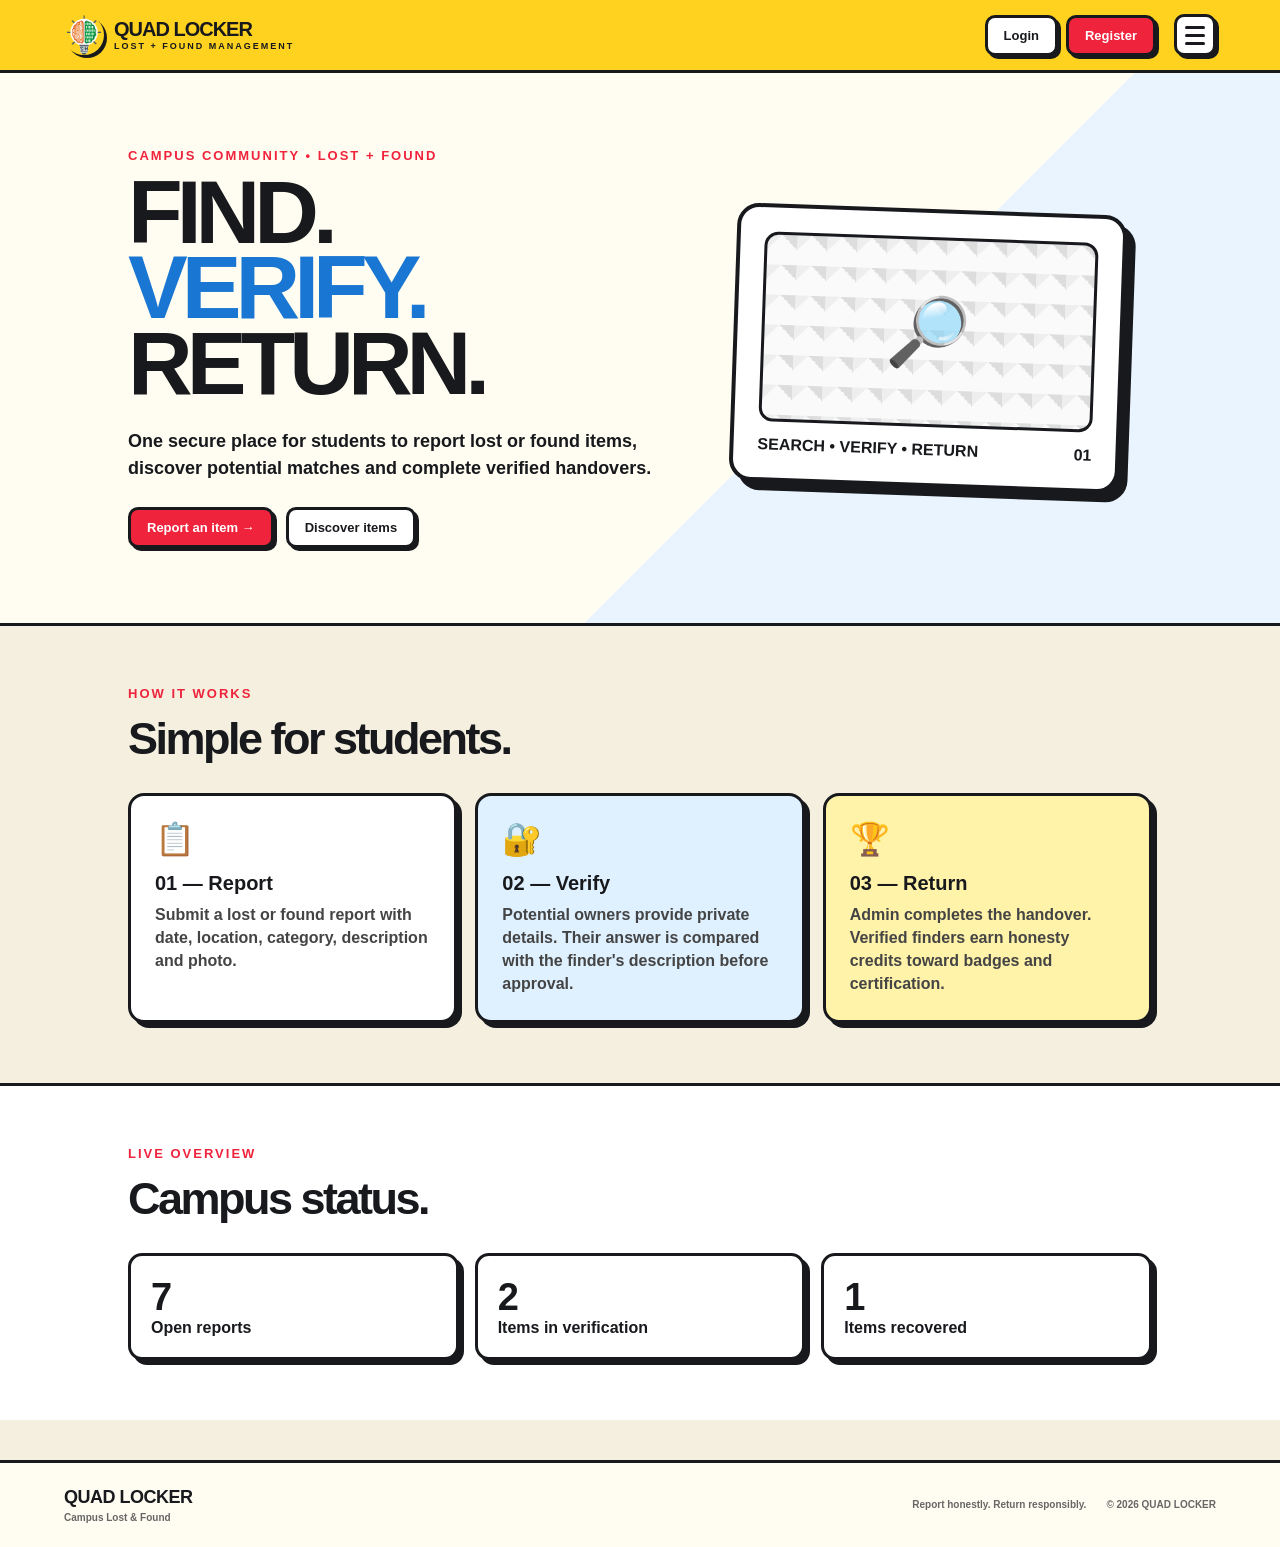
<file: index.html>
<!DOCTYPE html>
<html lang="en">
<head>
<!-- QUAD LOCKER prototype is frontend-only. No backend/API/database is required. -->
<meta charset="UTF-8">
<meta name="viewport" content="width=device-width, initial-scale=1.0">
<title>Quad Locker — Lost &amp; Found</title>
<link rel="icon" type="image/svg+xml" href="img/favicon-sih.png">
<link rel="stylesheet" href="css/style.css">
</head>
<body data-page="home">
<div class="app">

<header class="topbar">
  <div class="topbar-inner">
    <a href="index.html" class="brand">
      <img class="brand-mark" src="img/favicon-sih.png" alt="Quad Locker logo">
      <span class="brand-name">QUAD LOCKER<small>LOST + FOUND MANAGEMENT</small></span>
    </a>
    <nav class="main-nav" id="mainNav" aria-label="Primary">
      <a href="index.html" class="nav-link" data-page="home">Home</a>
      <a href="discover.html" class="nav-link" data-page="discover">Discover</a>
      <a href="report.html" class="nav-link" data-page="report">Report</a>
      <a href="profile.html" class="nav-link" data-page="profile">Profile</a>
      <a href="admin.html" class="nav-link" data-page="admin" hidden>Admin</a>
    </nav>
    <div class="nav-actions">
      <div class="notif-wrap" id="notifWrap" hidden>
        <button class="notif-bell" id="notifBell" type="button" aria-haspopup="true" aria-expanded="false" aria-label="Notifications">
          🔔<span class="notif-badge" id="notifBadge" hidden>0</span>
        </button>
        <div class="notif-panel" id="notifPanel">
          <div class="notif-panel-head"><span>NOTIFICATIONS</span><button type="button" id="notifMarkAllBtn">Mark all read</button></div>
          <div class="notif-list" id="notifList"></div>
        </div>
      </div>
      <div class="user-chip" id="userChip" hidden>
        <span class="user-chip-avatar" id="userChipAvatar"></span>
        <span class="user-chip-name" id="userChipName"></span>
        <button class="user-chip-logout" id="logoutBtn" type="button">Logout</button>
      </div>
      <a href="login.html" class="btn btn-ghost" id="loginLink">Login</a>
      <a href="register.html" class="btn btn-primary" id="registerLink">Register</a>
    </div>
    <button class="menu-toggle" id="menuToggle" type="button" aria-expanded="false" aria-controls="mainNav" aria-label="Open menu">
      <span></span><span></span><span></span>
    </button>
  </div>
</header>

<main id="home" class="page active">
  <section class="hero">
    <div>
      <div class="eyebrow">CAMPUS COMMUNITY • LOST + FOUND</div>
      <h1>FIND.<br><span class="blue">VERIFY.</span><br>RETURN.</h1>
      <p class="hero-copy">One secure place for students to report lost or found items, discover potential matches and complete verified handovers.</p>
      <div class="hero-actions">
        <a class="btn btn-primary" href="report.html">Report an item →</a>
        <a class="btn btn-ghost" href="discover.html">Discover items</a>
      </div>
    </div>
    <div class="hero-art">
      <div class="art-card">
        <div class="art-photo">🔎</div>
        <div class="art-label"><strong>SEARCH • VERIFY • RETURN</strong><span>01</span></div>
      </div>
    </div>
  </section>

  <section class="section">
    <div class="section-head">
      <div><div class="eyebrow">HOW IT WORKS</div><h2>Simple for students.</h2></div>
    </div>
    <div class="feature-grid">
      <article class="feature"><div class="feature-icon">📋</div><h3>01 — Report</h3><p>Submit a lost or found report with date, location, category, description and photo.</p></article>
      <article class="feature"><div class="feature-icon">🔐</div><h3>02 — Verify</h3><p>Potential owners provide private details. Their answer is compared with the finder's description before approval.</p></article>
      <article class="feature"><div class="feature-icon">🏆</div><h3>03 — Return</h3><p>Admin completes the handover. Verified finders earn honesty credits toward badges and certification.</p></article>
    </div>
  </section>

  <section class="section" style="background:#fff;border-top:var(--line)">
    <div class="section-head"><div><div class="eyebrow">LIVE OVERVIEW</div><h2>Campus status.</h2></div></div>
    <div class="stats" id="homeStats">
      <div class="stat-card"><strong id="statOpen">—</strong><span>Open reports</span></div>
      <div class="stat-card"><strong id="statVerification">—</strong><span>Items in verification</span></div>
      <div class="stat-card"><strong id="statReturned">—</strong><span>Items recovered</span></div>
    </div>
  </section>
</main>

</div>

<footer class="site-footer">
  <div class="footer-brand">
    <strong>QUAD LOCKER</strong>
    <span>Campus Lost &amp; Found</span>
  </div>
  <div class="footer-meta">
    <span>Report honestly. Return responsibly.</span>
    <span>© 2026 QUAD LOCKER</span>
  </div>
</footer>
<div class="toast" id="toast"></div>

<!-- MOBILE DOCK -->
<div class="dock-wrap">
  <nav class="dock">
    <a data-page="home" href="index.html"><span class="icon">⌂</span>HOME</a>
    <a data-page="discover" href="discover.html"><span class="icon">⌕</span>DISCOVER</a>
    <a data-page="report" href="report.html"><span class="icon">＋</span>REPORT</a>
    <a data-page="profile" href="profile.html"><span class="icon">◉</span>PROFILE</a>
    <a data-page="admin" href="admin.html" hidden><span class="icon">▣</span>ADMIN</a>
  </nav>
</div>

<script src="js/seed-data.js"></script>
<script src="js/status.js"></script>
<script src="js/common.js"></script>
<script src="js/home.js"></script>
</body>
</html>
</file>
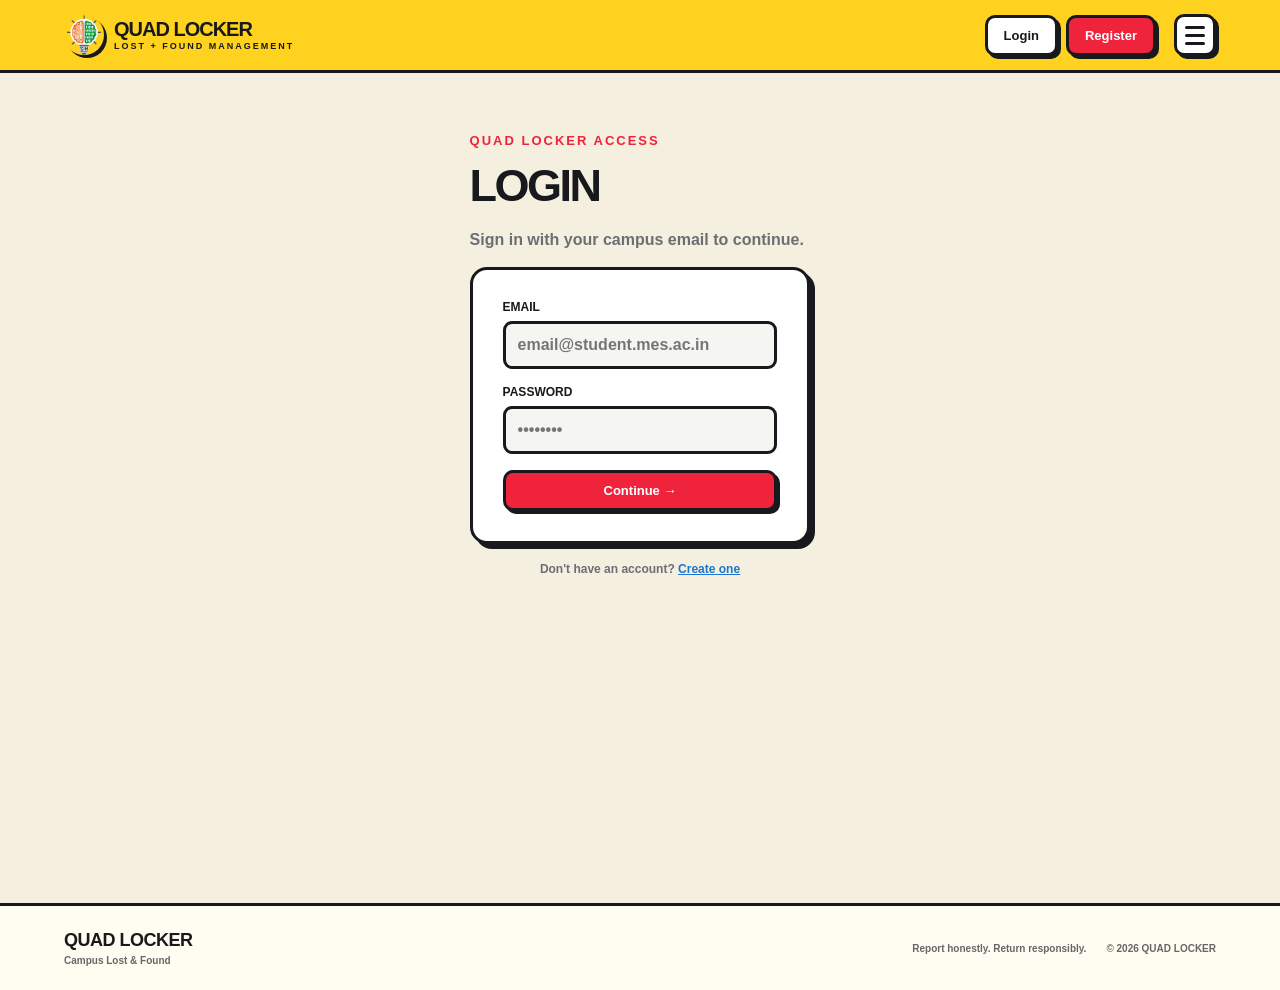
<file: admin.html>
<!DOCTYPE html>
<html lang="en">
<head>
<meta charset="UTF-8">
<meta name="viewport" content="width=device-width, initial-scale=1.0">
<title>Admin console — Quad Locker</title>
<link rel="icon" type="image/svg+xml" href="img/favicon-sih.png">
<link rel="stylesheet" href="css/style.css">
</head>
<body data-page="admin">
<div class="app">

<header class="topbar">
  <div class="topbar-inner">
    <a href="index.html" class="brand">
      <img class="brand-mark" src="img/favicon-sih.png" alt="Quad Locker logo">
      <span class="brand-name">QUAD LOCKER<small>LOST + FOUND MANAGEMENT</small></span>
    </a>
    <nav class="main-nav" id="mainNav" aria-label="Primary">
      <a href="index.html" class="nav-link" data-page="home">Home</a>
      <a href="discover.html" class="nav-link" data-page="discover">Discover</a>
      <a href="report.html" class="nav-link" data-page="report">Report</a>
      <a href="profile.html" class="nav-link" data-page="profile">Profile</a>
      <a href="admin.html" class="nav-link" data-page="admin" hidden>Admin</a>
    </nav>
    <div class="nav-actions">
      <div class="notif-wrap" id="notifWrap" hidden>
        <button class="notif-bell" id="notifBell" type="button" aria-haspopup="true" aria-expanded="false" aria-label="Notifications">
          🔔<span class="notif-badge" id="notifBadge" hidden>0</span>
        </button>
        <div class="notif-panel" id="notifPanel">
          <div class="notif-panel-head"><span>NOTIFICATIONS</span><button type="button" id="notifMarkAllBtn">Mark all read</button></div>
          <div class="notif-list" id="notifList"></div>
        </div>
      </div>
      <div class="user-chip" id="userChip" hidden>
        <span class="user-chip-avatar" id="userChipAvatar"></span>
        <span class="user-chip-name" id="userChipName"></span>
        <button class="user-chip-logout" id="logoutBtn" type="button">Logout</button>
      </div>
      <a href="login.html" class="btn btn-ghost" id="loginLink">Login</a>
      <a href="register.html" class="btn btn-primary" id="registerLink">Register</a>
    </div>
    <button class="menu-toggle" id="menuToggle" type="button" aria-expanded="false" aria-controls="mainNav" aria-label="Open menu">
      <span></span><span></span><span></span>
    </button>
  </div>
</header>

<main id="admin" class="page active">
  <div class="admin-banner"><strong>ADMIN CONSOLE</strong><span id="adminEmailLabel">Not signed in</span></div>
  <div class="admin-page">
    <div class="eyebrow">PRIVATE ADMIN VIEW</div>
    <h2>CONTROL ROOM.</h2>
    <p class="sub">Clear images, reports, physical collection, verification, claims and handover status are managed here.</p>

    <div class="admin-stats">
      <div class="stat-card"><strong id="statAllReports">0</strong><small>Total reports</small></div>
      <div class="stat-card"><strong id="statClaims">0</strong><small>Active claims</small></div>
      <div class="stat-card"><strong id="statVerify">0</strong><small>In verification</small></div>
      <div class="stat-card"><strong id="statReturnedAdmin">0</strong><small>Recovered</small></div>
    </div>
    <div class="admin-toolbar" style="margin-bottom:0">
      <button class="status-tab" id="jumpClaimsBtn" type="button" style="background:#fff3ad">🔔 Jump to pending claims</button>
    </div>

    <div class="admin-toolbar">
      <div class="status-tabs" id="typeTabs">
        <button class="status-tab active" data-type="all" type="button">All requests</button>
        <button class="status-tab" data-type="found" type="button">Found</button>
        <button class="status-tab" data-type="lost" type="button">Lost</button>
      </div>
    </div>

    <div class="admin-toolbar">
      <div class="status-tabs" id="statusTabs">
        <button class="status-tab active" data-status="all" type="button">All statuses</button>
        <button class="status-tab" data-status="REPORTED" type="button">Reported</button>
        <button class="status-tab" data-status="IN_SECURE_STORAGE" type="button">In storage</button>
        <button class="status-tab" data-status="MATCH_PENDING" type="button">Match pending</button>
        <button class="status-tab" data-status="VERIFICATION_PENDING" type="button">Verification pending</button>
        <button class="status-tab" data-status="VERIFICATION_APPROVED" type="button">Verification approved</button>
        <button class="status-tab" data-status="READY_FOR_PICKUP" type="button">Ready for pickup</button>
        <button class="status-tab" data-status="RECOVERED" type="button">Recovered</button>
        <button class="status-tab" data-status="UNCLAIMED" type="button">Unclaimed</button>
      </div>
      <div class="admin-search">
        <input id="adminSearch" placeholder="Search item, reporter, claimant or location..." maxlength="80">
      </div>
    </div>

    <div class="admin-table">
      <table>
        <thead><tr><th>PHOTO</th><th>TYPE</th><th>ITEM</th><th>REPORTER</th><th>LOCATION</th><th>STATUS</th><th>ACTION</th></tr></thead>
        <tbody id="adminRows"></tbody>
      </table>
    </div>
  </div>
</main>

</div>

<!-- REPORT DETAIL -->
<div class="modal" id="detailModal">
  <div class="detail-dialog">
    <button class="close" type="button" onclick="closeDetail()">×</button>
    <div class="eyebrow">REPORT DETAIL</div>
    <h2 id="detailName" style="font-size:32px;margin:0 0 6px">Item</h2>
    <span class="type-pill" id="detailType">Found</span>
    <span class="status" id="detailStatus">Reported</span>
    <div id="detailItemStepper"></div>
    <img class="detail-photo" id="detailPhoto" src="" alt="">
    <p id="detailDesc" style="font-weight:600;color:#444;line-height:1.5"></p>
    <div class="detail-grid">
      <div><b>CATEGORY</b><span id="detailCat"></span></div>
      <div><b>LOCATION</b><span id="detailLocation"></span></div>
      <div><b>DATE</b><span id="detailDate"></span></div>
      <div><b>REPORTED BY</b><span id="detailOwner"></span></div>
    </div>

    <div class="submit-row" style="justify-content:flex-start;flex-wrap:wrap" id="detailItemActions"></div>

    <div id="detailClaimsSection" class="claims-section" style="display:none">
      <div class="claims-section-head">CLAIMS ON THIS ITEM — COMPARE &amp; CHOOSE THE BEST OWNER</div>
      <div id="detailClaimsList"></div>
    </div>
  </div>
</div>

<footer class="site-footer">
  <div class="footer-brand">
    <strong>QUAD LOCKER</strong>
    <span>Campus Lost &amp; Found</span>
  </div>
  <div class="footer-meta">
    <span>Report honestly. Return responsibly.</span>
    <span>© 2026 QUAD LOCKER</span>
  </div>
</footer>
<div class="toast" id="toast"></div>

<!-- MOBILE DOCK -->
<div class="dock-wrap">
  <nav class="dock">
    <a data-page="home" href="index.html"><span class="icon">⌂</span>HOME</a>
    <a data-page="discover" href="discover.html"><span class="icon">⌕</span>DISCOVER</a>
    <a data-page="report" href="report.html"><span class="icon">＋</span>REPORT</a>
    <a data-page="profile" href="profile.html"><span class="icon">◉</span>PROFILE</a>
    <a data-page="admin" href="admin.html"><span class="icon">▣</span>ADMIN</a>
  </nav>
</div>

<script src="js/seed-data.js"></script>
<script src="js/status.js"></script>
<script src="js/common.js"></script>
<script src="js/admin.js"></script>
</body>
</html>
</file>
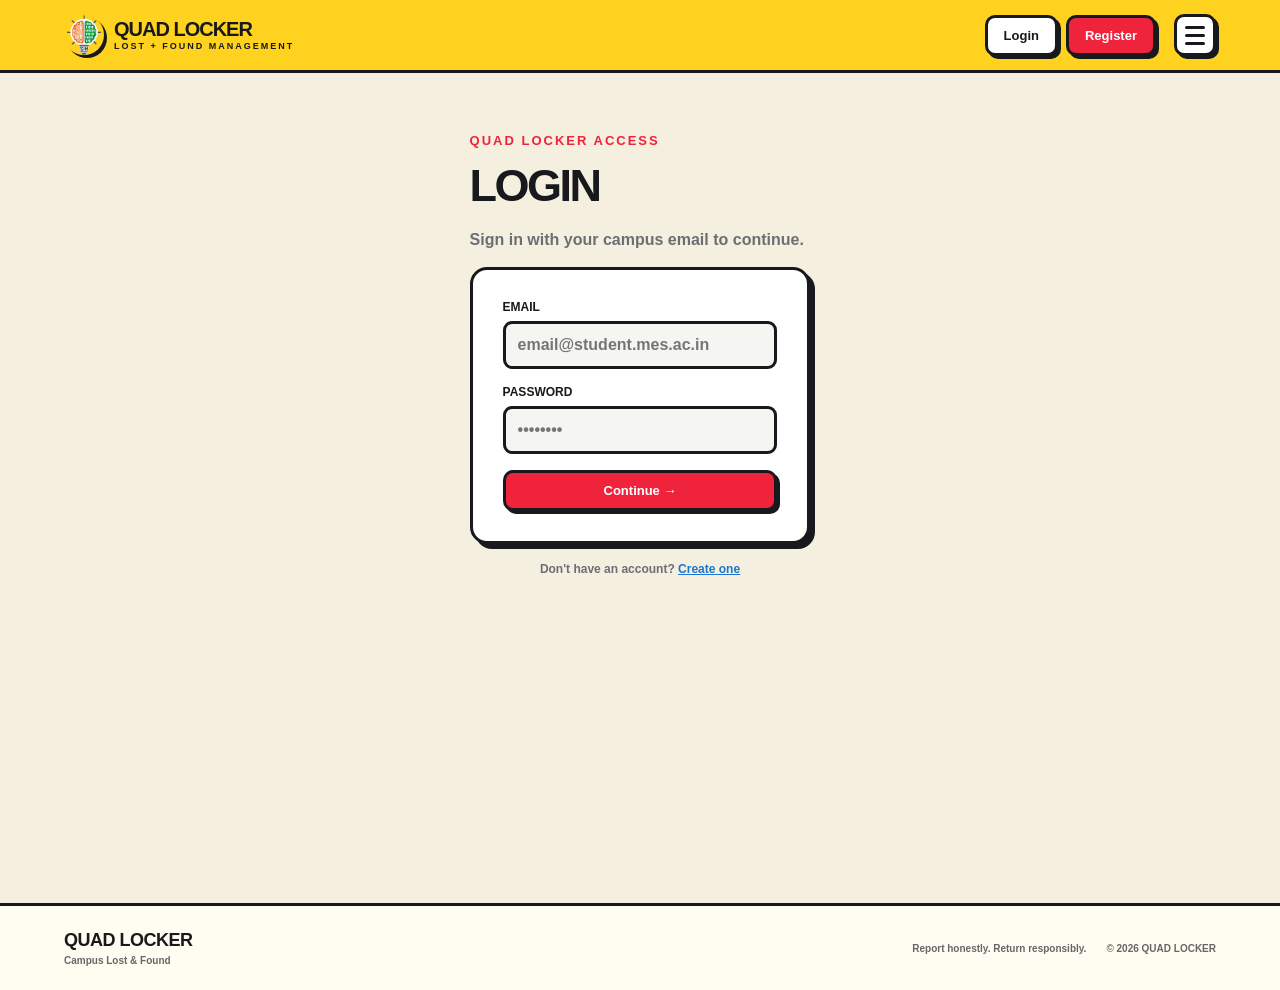
<file: login.html>
<!DOCTYPE html>
<html lang="en">
<head>
<meta charset="UTF-8">
<meta name="viewport" content="width=device-width, initial-scale=1.0">
<title>Login — Quad Locker</title>
<link rel="icon" type="image/svg+xml" href="img/favicon-sih.png">
<link rel="stylesheet" href="css/style.css">
</head>
<body data-page="login">
<div class="app">

<header class="topbar">
  <div class="topbar-inner">
    <a href="index.html" class="brand">
      <img class="brand-mark" src="img/favicon-sih.png" alt="Quad Locker logo">
      <span class="brand-name">QUAD LOCKER<small>LOST + FOUND MANAGEMENT</small></span>
    </a>
    <nav class="main-nav" id="mainNav" aria-label="Primary">
      <a href="index.html" class="nav-link" data-page="home">Home</a>
      <a href="discover.html" class="nav-link" data-page="discover">Discover</a>
      <a href="report.html" class="nav-link" data-page="report">Report</a>
      <a href="profile.html" class="nav-link" data-page="profile">Profile</a>
      <a href="admin.html" class="nav-link" data-page="admin" hidden>Admin</a>
    </nav>
    <div class="nav-actions">
      <div class="notif-wrap" id="notifWrap" hidden>
        <button class="notif-bell" id="notifBell" type="button" aria-haspopup="true" aria-expanded="false" aria-label="Notifications">
          🔔<span class="notif-badge" id="notifBadge" hidden>0</span>
        </button>
        <div class="notif-panel" id="notifPanel">
          <div class="notif-panel-head"><span>NOTIFICATIONS</span><button type="button" id="notifMarkAllBtn">Mark all read</button></div>
          <div class="notif-list" id="notifList"></div>
        </div>
      </div>
      <div class="user-chip" id="userChip" hidden>
        <span class="user-chip-avatar" id="userChipAvatar"></span>
        <span class="user-chip-name" id="userChipName"></span>
        <button class="user-chip-logout" id="logoutBtn" type="button">Logout</button>
      </div>
      <a href="login.html" class="btn btn-ghost" id="loginLink">Login</a>
      <a href="register.html" class="btn btn-primary" id="registerLink">Register</a>
    </div>
    <button class="menu-toggle" id="menuToggle" type="button" aria-expanded="false" aria-controls="mainNav" aria-label="Open menu">
      <span></span><span></span><span></span>
    </button>
  </div>
</header>

<main id="login" class="page active">
  <div class="form-page-wrap">
    <div class="eyebrow">QUAD LOCKER ACCESS</div>
    <h2>LOGIN</h2>
    <p class="sub">Sign in with your campus email to continue.</p>

    <div class="auth-feedback" id="authFeedback"></div>

    <form class="form-card" id="loginForm">
      <div class="form-group" style="margin-bottom:16px">
        <label>EMAIL</label>
        <input id="loginEmail" type="email" required maxlength="80" placeholder="email@student.mes.ac.in">
      </div>
      <div class="form-group" style="margin-bottom:16px">
        <label>PASSWORD</label>
        <input id="loginPassword" type="password" required maxlength="60" placeholder="••••••••">
      </div>
      <button class="btn btn-primary btn-block" type="submit">Continue →</button>
    </form>

    <p class="form-foot-note">Don't have an account? <a href="register.html">Create one</a></p>
  </div>
</main>

</div>

<footer class="site-footer">
  <div class="footer-brand">
    <strong>QUAD LOCKER</strong>
    <span>Campus Lost &amp; Found</span>
  </div>
  <div class="footer-meta">
    <span>Report honestly. Return responsibly.</span>
    <span>© 2026 QUAD LOCKER</span>
  </div>
</footer>
<div class="toast" id="toast"></div>

<!-- MOBILE DOCK -->
<div class="dock-wrap">
  <nav class="dock">
    <a data-page="home" href="index.html"><span class="icon">⌂</span>HOME</a>
    <a data-page="discover" href="discover.html"><span class="icon">⌕</span>DISCOVER</a>
    <a data-page="report" href="report.html"><span class="icon">＋</span>REPORT</a>
    <a data-page="profile" href="profile.html"><span class="icon">◉</span>PROFILE</a>
    <a data-page="admin" href="admin.html" hidden><span class="icon">▣</span>ADMIN</a>
  </nav>
</div>

<script src="js/seed-data.js"></script>
<script src="js/status.js"></script>
<script src="js/common.js"></script>
<script src="js/login.js"></script>
</body>
</html>
</file>
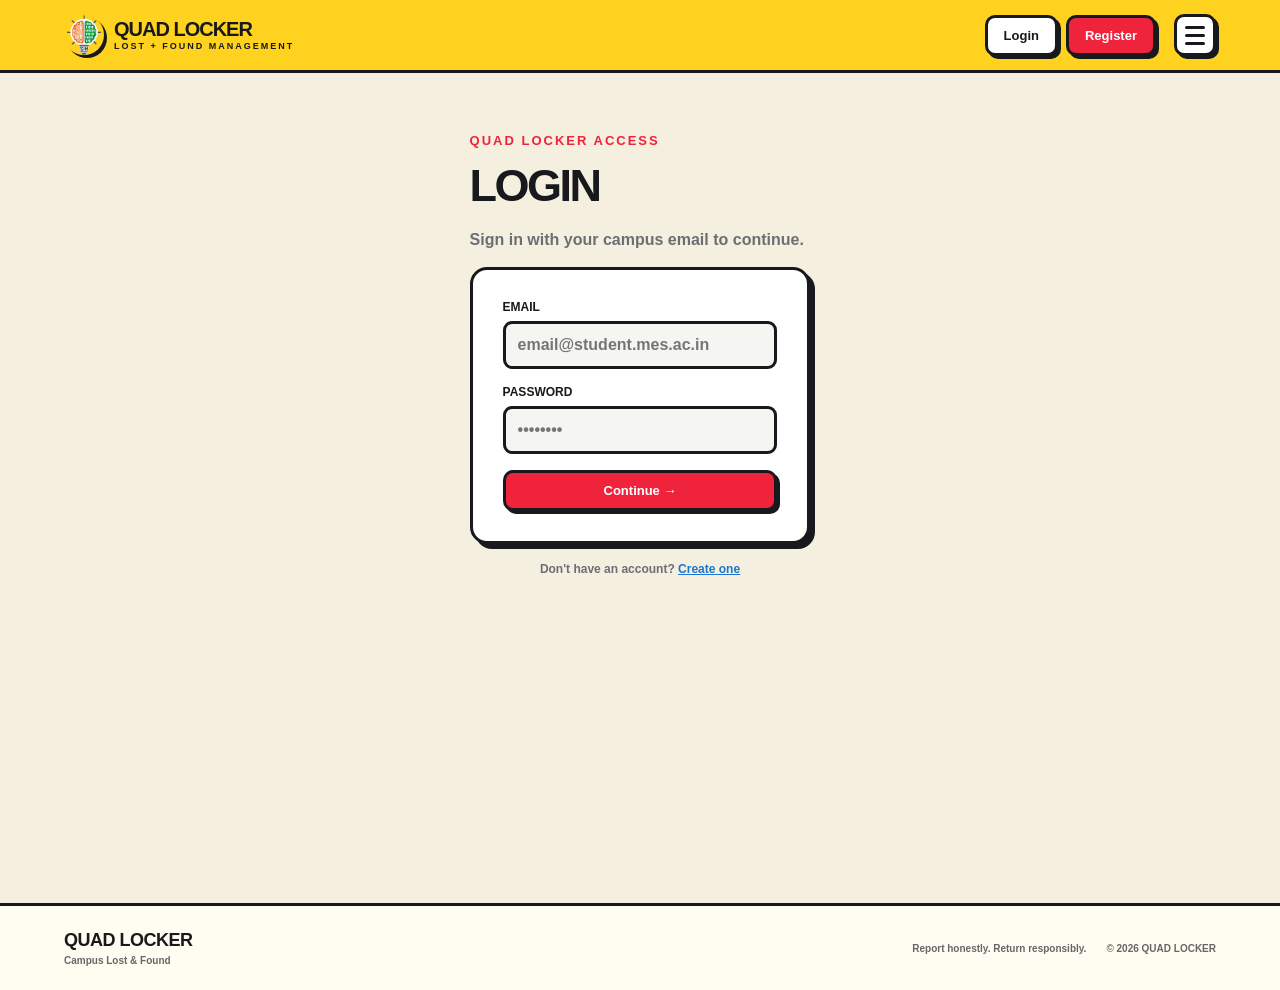
<file: profile.html>
<!DOCTYPE html>
<html lang="en">
<head>
<meta charset="UTF-8">
<meta name="viewport" content="width=device-width, initial-scale=1.0">
<title>My Profile — Quad Locker</title>
<link rel="icon" type="image/svg+xml" href="img/favicon-sih.png">
<link rel="stylesheet" href="css/style.css">
</head>
<body data-page="profile">
<div class="app">

<header class="topbar">
  <div class="topbar-inner">
    <a href="index.html" class="brand">
      <img class="brand-mark" src="img/favicon-sih.png" alt="Quad Locker logo">
      <span class="brand-name">QUAD LOCKER<small>LOST + FOUND MANAGEMENT</small></span>
    </a>
    <nav class="main-nav" id="mainNav" aria-label="Primary">
      <a href="index.html" class="nav-link" data-page="home">Home</a>
      <a href="discover.html" class="nav-link" data-page="discover">Discover</a>
      <a href="report.html" class="nav-link" data-page="report">Report</a>
      <a href="profile.html" class="nav-link" data-page="profile">Profile</a>
      <a href="admin.html" class="nav-link" data-page="admin" hidden>Admin</a>
    </nav>
    <div class="nav-actions">
      <div class="notif-wrap" id="notifWrap" hidden>
        <button class="notif-bell" id="notifBell" type="button" aria-haspopup="true" aria-expanded="false" aria-label="Notifications">
          🔔<span class="notif-badge" id="notifBadge" hidden>0</span>
        </button>
        <div class="notif-panel" id="notifPanel">
          <div class="notif-panel-head"><span>NOTIFICATIONS</span><button type="button" id="notifMarkAllBtn">Mark all read</button></div>
          <div class="notif-list" id="notifList"></div>
        </div>
      </div>
      <div class="user-chip" id="userChip" hidden>
        <span class="user-chip-avatar" id="userChipAvatar"></span>
        <span class="user-chip-name" id="userChipName"></span>
        <button class="user-chip-logout" id="logoutBtn" type="button">Logout</button>
      </div>
      <a href="login.html" class="btn btn-ghost" id="loginLink">Login</a>
      <a href="register.html" class="btn btn-primary" id="registerLink">Register</a>
    </div>
    <button class="menu-toggle" id="menuToggle" type="button" aria-expanded="false" aria-controls="mainNav" aria-label="Open menu">
      <span></span><span></span><span></span>
    </button>
  </div>
</header>

<main id="profile" class="page active">
  <div class="profile-head">
    <div class="eyebrow">YOUR PROFILE</div>
    <h1>HONESTY, TRACKED.</h1>
    <p class="sub">Earn credits when your found-item contribution is physically submitted and verified by the admin.</p>
  </div>
  <div class="profile-layout">
    <div class="profile-box">
      <div class="avatar" id="profileAvatar">SU</div>
      <h2 id="profileUserName" style="font-size:30px;margin:15px 0 5px">Student User</h2>
      <p class="sub" id="profileUserEmail">Student • Campus account</p>

      <div class="edit-profile-head">
        <span>ACCOUNT DETAILS</span>
        <button class="icon-btn" id="editToggleBtn" type="button" aria-label="Edit profile" data-editing="false">✎</button>
      </div>
      <form class="edit-profile-form" id="editProfileForm">
        <div>
          <label>FULL NAME</label>
          <input id="editName" required maxlength="60" placeholder="Your full name" disabled>
        </div>
        <div>
          <label>EMAIL</label>
          <input id="editEmail" type="email" required maxlength="80" placeholder="you@college.edu" disabled>
        </div>
        <button class="btn btn-primary btn-block" type="submit" id="saveProfileBtn" hidden>Save changes</button>
      </form>

      <div class="profile-account-actions">
        <button class="logout-btn" id="logoutBtn2" type="button">Logout →</button>
      </div>
    </div>

    <div>
      <div class="credit-box">
        <div class="eyebrow">HONESTY CREDITS</div>
        <div class="big-credit" id="creditNumber">0</div>
        <p class="sub" id="creditNextLabel">Next badge at 50 credits</p>
        <div class="meter"><span id="creditMeter"></span></div>
        <div class="badge-grid">
          <div class="badge locked" id="badgeSamaritan"><div class="badge-icon">⭐</div><div>Good Samaritan</div><small>50+</small></div>
          <div class="badge locked" id="badgeHero"><div class="badge-icon">🏅</div><div>Campus Hero</div><small>100+</small></div>
          <div class="badge locked" id="badgeCert"><div class="badge-icon">📜</div><div>Honesty Certificate</div><small>200+</small></div>
        </div>
        <div class="dash-grid">
          <div class="dash-mini"><strong id="statTotalReports">0</strong><small>Total reports</small></div>
          <div class="dash-mini"><strong id="statFoundReports">0</strong><small>Items found</small></div>
          <div class="dash-mini"><strong id="statReturnedReports">0</strong><small>Recovered</small></div>
        </div>
      </div>
    </div>
  </div>

  <div class="my-reports-section">
    <div class="section-heading-row">
      <h2>MY REPORTS</h2>
      <span id="myReportsCount">0 reports</span>
    </div>
    <div class="filter-tabs" id="myReportsFilters">
      <button class="filter-tab active" data-filter="all" type="button">All</button>
      <button class="filter-tab" data-filter="lost" type="button">Lost</button>
      <button class="filter-tab" data-filter="found" type="button">Found</button>
    </div>
    <div class="my-reports-list" id="myReportsList"></div>
  </div>
</main>

</div>

<footer class="site-footer">
  <div class="footer-brand">
    <strong>QUAD LOCKER</strong>
    <span>Campus Lost &amp; Found</span>
  </div>
  <div class="footer-meta">
    <span>Report honestly. Return responsibly.</span>
    <span>© 2026 QUAD LOCKER</span>
  </div>
</footer>
<div class="toast" id="toast"></div>

<!-- MOBILE DOCK -->
<div class="dock-wrap">
  <nav class="dock">
    <a data-page="home" href="index.html"><span class="icon">⌂</span>HOME</a>
    <a data-page="discover" href="discover.html"><span class="icon">⌕</span>DISCOVER</a>
    <a data-page="report" href="report.html"><span class="icon">＋</span>REPORT</a>
    <a data-page="profile" href="profile.html"><span class="icon">◉</span>PROFILE</a>
    <a data-page="admin" href="admin.html" hidden><span class="icon">▣</span>ADMIN</a>
  </nav>
</div>

<script src="js/seed-data.js"></script>
<script src="js/status.js"></script>
<script src="js/common.js"></script>
<script src="js/profile.js"></script>
</body>
</html>
</file>
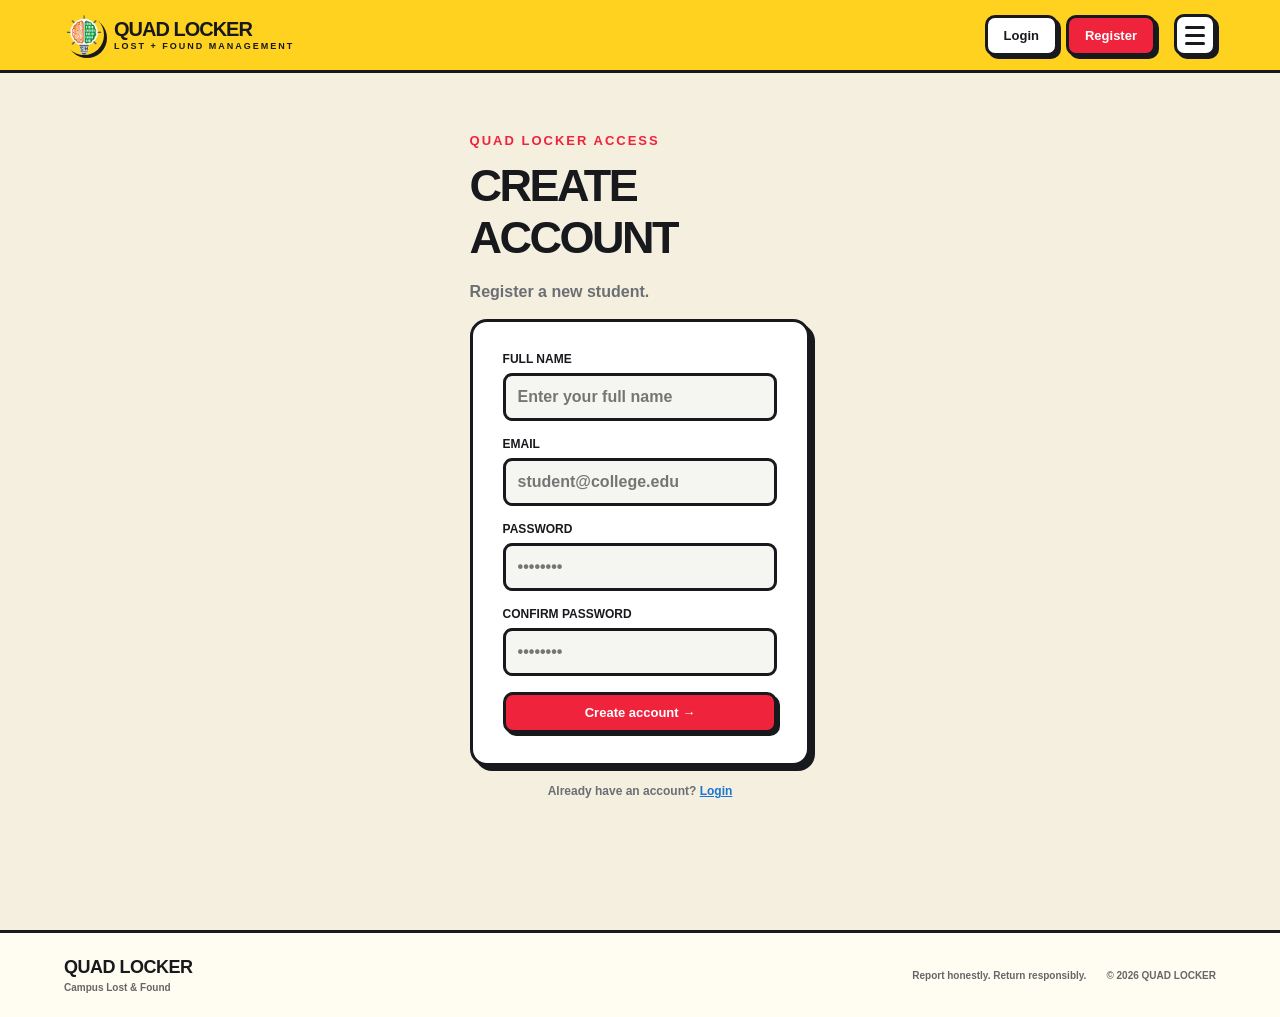
<file: register.html>
<!DOCTYPE html>
<html lang="en">
<head>
<meta charset="UTF-8">
<meta name="viewport" content="width=device-width, initial-scale=1.0">
<title>Register — Quad Locker</title>
<link rel="icon" type="image/svg+xml" href="img/favicon-sih.png">
<link rel="stylesheet" href="css/style.css">
</head>
<body data-page="register">
<div class="app">

<header class="topbar">
  <div class="topbar-inner">
    <a href="index.html" class="brand">
      <img class="brand-mark" src="img/favicon-sih.png" alt="Quad Locker logo">
      <span class="brand-name">QUAD LOCKER<small>LOST + FOUND MANAGEMENT</small></span>
    </a>
    <nav class="main-nav" id="mainNav" aria-label="Primary">
      <a href="index.html" class="nav-link" data-page="home">Home</a>
      <a href="discover.html" class="nav-link" data-page="discover">Discover</a>
      <a href="report.html" class="nav-link" data-page="report">Report</a>
      <a href="profile.html" class="nav-link" data-page="profile">Profile</a>
      <a href="admin.html" class="nav-link" data-page="admin" hidden>Admin</a>
    </nav>
    <div class="nav-actions">
      <div class="notif-wrap" id="notifWrap" hidden>
        <button class="notif-bell" id="notifBell" type="button" aria-haspopup="true" aria-expanded="false" aria-label="Notifications">
          🔔<span class="notif-badge" id="notifBadge" hidden>0</span>
        </button>
        <div class="notif-panel" id="notifPanel">
          <div class="notif-panel-head"><span>NOTIFICATIONS</span><button type="button" id="notifMarkAllBtn">Mark all read</button></div>
          <div class="notif-list" id="notifList"></div>
        </div>
      </div>
      <div class="user-chip" id="userChip" hidden>
        <span class="user-chip-avatar" id="userChipAvatar"></span>
        <span class="user-chip-name" id="userChipName"></span>
        <button class="user-chip-logout" id="logoutBtn" type="button">Logout</button>
      </div>
      <a href="login.html" class="btn btn-ghost" id="loginLink">Login</a>
      <a href="register.html" class="btn btn-primary" id="registerLink">Register</a>
    </div>
    <button class="menu-toggle" id="menuToggle" type="button" aria-expanded="false" aria-controls="mainNav" aria-label="Open menu">
      <span></span><span></span><span></span>
    </button>
  </div>
</header>

<main id="register" class="page active">
  <div class="form-page-wrap">
    <div class="eyebrow">QUAD LOCKER ACCESS</div>
    <h2>CREATE ACCOUNT</h2>
    <p class="sub">Register a new student.</p>

    <div class="auth-feedback" id="authFeedback"></div>

    <form class="form-card" id="registerForm">
      <div class="form-group" style="margin-bottom:16px">
        <label>FULL NAME</label>
        <input id="fullName" required maxlength="60" placeholder="Enter your full name" autocomplete="name">
      </div>
      <div class="form-group" style="margin-bottom:16px">
        <label>EMAIL</label>
        <input id="regEmail" type="email" required maxlength="80" placeholder="student@college.edu">
      </div>
      <div class="form-group" style="margin-bottom:16px">
        <label>PASSWORD</label>
        <input id="regPassword" type="password" required maxlength="60" placeholder="••••••••">
      </div>
      <div class="form-group" style="margin-bottom:16px">
        <label>CONFIRM PASSWORD</label>
        <input id="confirmPassword" type="password" required maxlength="60" placeholder="••••••••">
      </div>
      <button class="btn btn-primary btn-block" type="submit">Create account →</button>
    </form>

    <p class="form-foot-note">Already have an account? <a href="login.html">Login</a></p>
  </div>
</main>

</div>

<footer class="site-footer">
  <div class="footer-brand">
    <strong>QUAD LOCKER</strong>
    <span>Campus Lost &amp; Found</span>
  </div>
  <div class="footer-meta">
    <span>Report honestly. Return responsibly.</span>
    <span>© 2026 QUAD LOCKER</span>
  </div>
</footer>
<div class="toast" id="toast"></div>

<!-- MOBILE DOCK -->
<div class="dock-wrap">
  <nav class="dock">
    <a data-page="home" href="index.html"><span class="icon">⌂</span>HOME</a>
    <a data-page="discover" href="discover.html"><span class="icon">⌕</span>DISCOVER</a>
    <a data-page="report" href="report.html"><span class="icon">＋</span>REPORT</a>
    <a data-page="profile" href="profile.html"><span class="icon">◉</span>PROFILE</a>
    <a data-page="admin" href="admin.html" hidden><span class="icon">▣</span>ADMIN</a>
  </nav>
</div>

<script src="js/seed-data.js"></script>
<script src="js/status.js"></script>
<script src="js/common.js"></script>
<script src="js/register.js"></script>
</body>
</html>
</file>
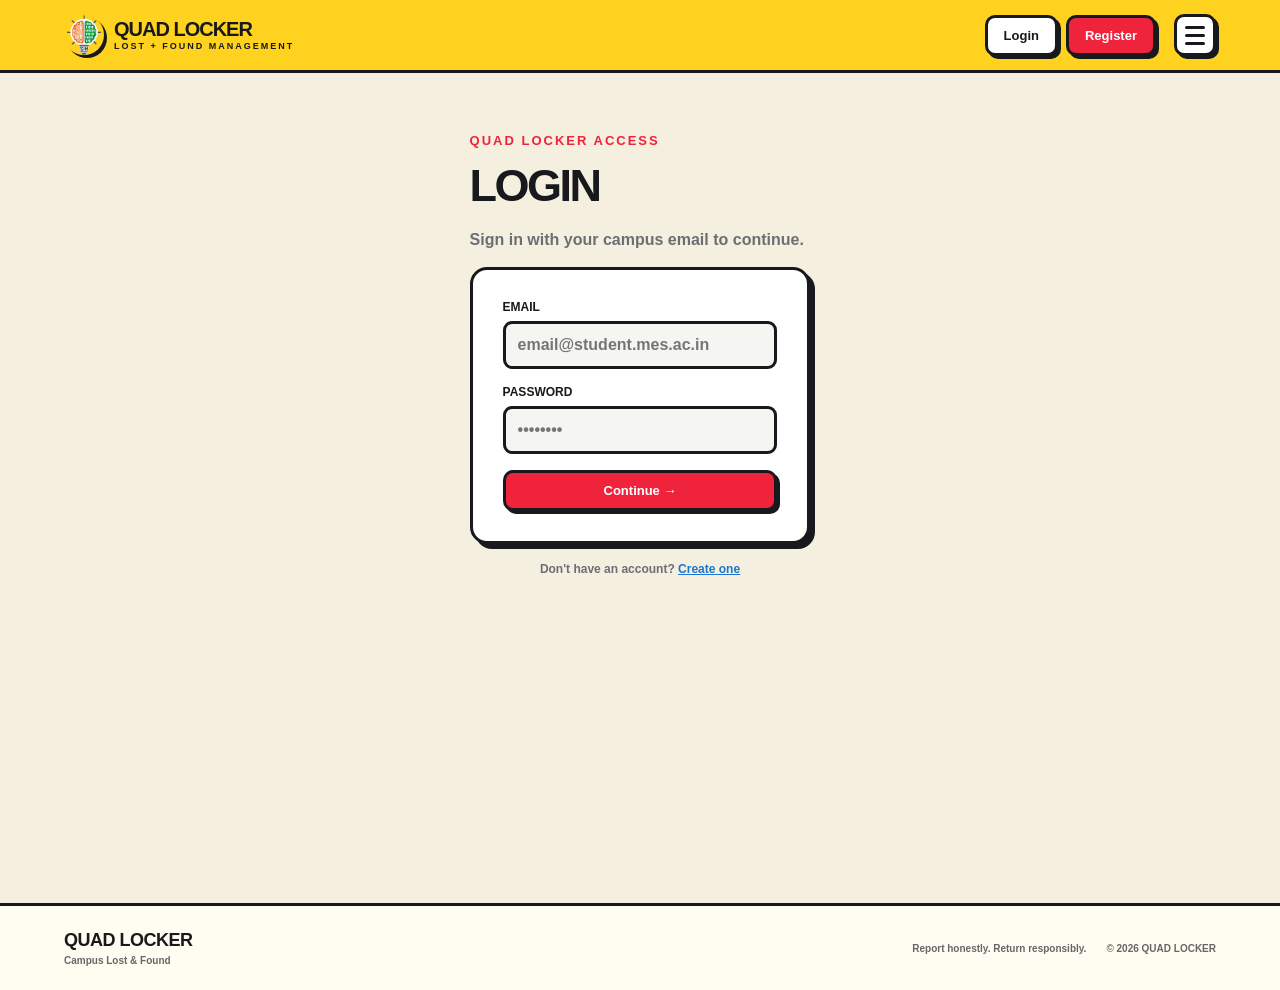
<file: report.html>
<!DOCTYPE html>
<html lang="en">
<head>
<meta charset="UTF-8">
<meta name="viewport" content="width=device-width, initial-scale=1.0">
<title>Report an item — Quad Locker</title>
<link rel="icon" type="image/svg+xml" href="img/favicon-sih.png">
<link rel="stylesheet" href="css/style.css">
</head>
<body data-page="report">
<div class="app">

<header class="topbar">
  <div class="topbar-inner">
    <a href="index.html" class="brand">
      <img class="brand-mark" src="img/favicon-sih.png" alt="Quad Locker logo">
      <span class="brand-name">QUAD LOCKER<small>LOST + FOUND MANAGEMENT</small></span>
    </a>
    <nav class="main-nav" id="mainNav" aria-label="Primary">
      <a href="index.html" class="nav-link" data-page="home">Home</a>
      <a href="discover.html" class="nav-link" data-page="discover">Discover</a>
      <a href="report.html" class="nav-link" data-page="report">Report</a>
      <a href="profile.html" class="nav-link" data-page="profile">Profile</a>
      <a href="admin.html" class="nav-link" data-page="admin" hidden>Admin</a>
    </nav>
    <div class="nav-actions">
      <div class="notif-wrap" id="notifWrap" hidden>
        <button class="notif-bell" id="notifBell" type="button" aria-haspopup="true" aria-expanded="false" aria-label="Notifications">
          🔔<span class="notif-badge" id="notifBadge" hidden>0</span>
        </button>
        <div class="notif-panel" id="notifPanel">
          <div class="notif-panel-head"><span>NOTIFICATIONS</span><button type="button" id="notifMarkAllBtn">Mark all read</button></div>
          <div class="notif-list" id="notifList"></div>
        </div>
      </div>
      <div class="user-chip" id="userChip" hidden>
        <span class="user-chip-avatar" id="userChipAvatar"></span>
        <span class="user-chip-name" id="userChipName"></span>
        <button class="user-chip-logout" id="logoutBtn" type="button">Logout</button>
      </div>
      <a href="login.html" class="btn btn-ghost" id="loginLink">Login</a>
      <a href="register.html" class="btn btn-primary" id="registerLink">Register</a>
    </div>
    <button class="menu-toggle" id="menuToggle" type="button" aria-expanded="false" aria-controls="mainNav" aria-label="Open menu">
      <span></span><span></span><span></span>
    </button>
  </div>
</header>

<main id="report" class="page active">
  <div class="form-wrap">
    <div class="eyebrow">REPORT SOMETHING</div>
    <h2>Put it on the system.</h2>
    <p class="sub">Found an item? Photograph it and submit the item to the admin. Credits are awarded after physical submission. Lost something? Add private ownership details so the admin can verify future claims.</p>

    <div class="form-tabs">
      <button class="tab active" id="lostTab" type="button" onclick="switchReport('lost')">I LOST SOMETHING</button>
      <button class="tab" id="foundTab" type="button" onclick="switchReport('found')">I FOUND SOMETHING</button>
    </div>

    <form class="form-card" id="reportForm" onsubmit="submitReport(event)">
      <input type="hidden" id="reportType" value="lost">
      <div class="form-grid">
        <div>
          <label>ITEM NAME *</label>
          <input id="itemName" required maxlength="80" placeholder="e.g. Casio calculator">
        </div>
        <div>
          <label>CATEGORY *</label>
          <select id="category" required>
            <option>Electronics</option><option>ID Cards</option><option>Books</option><option>Water bottle</option><option>Other</option>
          </select>
        </div>
        <div>
          <label>DATE *</label>
          <input id="itemDate" type="date" required>
        </div>
        <div>
          <label>LOCATION *</label>
          <input id="location" required maxlength="100" placeholder="e.g. Block A — Lab 204">
        </div>
        <div class="full">
          <label>PRIVATE ITEM / OWNERSHIP DESCRIPTION *</label>
          <textarea id="description" required maxlength="800" placeholder="Include details that can prove ownership: stickers, scratches, initials, marks, contents, unique features..."></textarea>
          <div class="char-count" id="descCount">0 / 800</div>
        </div>
        <div class="full camera">
          <label>PHOTO / CAMERA</label>
          <input id="photo" type="file" accept="image/*" capture="environment">
        </div>
      </div>
      <div class="submit-row"><button class="btn btn-primary" type="submit">Send to admin →</button></div>
    </form>
  </div>
</main>

</div>

<footer class="site-footer">
  <div class="footer-brand">
    <strong>QUAD LOCKER</strong>
    <span>Campus Lost &amp; Found</span>
  </div>
  <div class="footer-meta">
    <span>Report honestly. Return responsibly.</span>
    <span>© 2026 QUAD LOCKER</span>
  </div>
</footer>
<div class="toast" id="toast"></div>

<!-- MOBILE DOCK -->
<div class="dock-wrap">
  <nav class="dock">
    <a data-page="home" href="index.html"><span class="icon">⌂</span>HOME</a>
    <a data-page="discover" href="discover.html"><span class="icon">⌕</span>DISCOVER</a>
    <a data-page="report" href="report.html"><span class="icon">＋</span>REPORT</a>
    <a data-page="profile" href="profile.html"><span class="icon">◉</span>PROFILE</a>
    <a data-page="admin" href="admin.html" hidden><span class="icon">▣</span>ADMIN</a>
  </nav>
</div>

<script src="js/seed-data.js"></script>
<script src="js/status.js"></script>
<script src="js/common.js"></script>
<script src="js/report.js"></script>
</body>
</html>
</file>
<file: css/style.css>
/* ==========================================================================
   QUAD LOCKER — shared stylesheet
   Frontend-only Lost & Found prototype. No backend/API/database required.
   ========================================================================== */

:root{
  --yellow:#ffd21f; --red:#ef233c; --blue:#1976d2; --green:#35a853;
  --ink:#17191d; --paper:#fffdf1; --cream:#f4efdf; --sky:#eaf4ff;
  --muted:#6b6e73; --line:3px solid var(--ink); --shadow:5px 5px 0 var(--ink);
  --radius-sm:8px; --radius-md:12px; --radius-lg:17px;
}
*{box-sizing:border-box}
html,body{margin:0;min-height:100%;font-family:Arial,Helvetica,sans-serif;color:var(--ink);background:#111;overflow-x:hidden}
body{font-weight:700;width:100%}
button,input,textarea,select{font:inherit;max-width:100%}
button{cursor:pointer}
a{color:inherit;text-decoration:none}
img{max-width:100%}
.app{width:100%;min-height:100dvh;background:var(--cream);display:flex;flex-direction:column;overflow-x:hidden}
main.page{flex:1 0 auto;min-height:calc(100dvh - 70px);padding-bottom:40px;max-width:100%}
:focus-visible{outline:3px solid var(--blue);outline-offset:2px}

/* ==========================================================================
   NAVIGATION — hamburger-driven dropdown on every screen size where the
   topbar itself is shown. Below the mobile-dock breakpoint the hamburger
   and dropdown disappear entirely, because the bottom dock is the nav there.
   ========================================================================== */
.topbar{
  min-height:70px;background:var(--yellow);border-bottom:var(--line);
  position:sticky;top:0;z-index:50;
}
.topbar-inner{
  max-width:1400px;margin:0 auto;min-height:70px;position:relative;
  display:flex;align-items:center;gap:18px;flex-wrap:nowrap;
  padding:0 clamp(16px,5%,70px);
}
.brand{display:flex;align-items:center;gap:10px;flex:0 0 auto;min-width:0}
.brand-mark{
  width:40px;height:40px;border-radius:50%;flex:0 0 auto;display:block;
  box-shadow:3px 3px 0 var(--ink);
}
.brand-name{font-size:20px;letter-spacing:-1px;line-height:1.1;overflow:hidden;text-overflow:ellipsis}
.brand-name small{display:block;font-size:9px;letter-spacing:2px;margin-top:2px;font-weight:800}

/* Dropdown nav: hidden until the hamburger opens it, then it drops down
   below the topbar. Same markup/behaviour everywhere it's shown (desktop,
   tablet) — only the mobile-dock breakpoint removes it from the page. */
.main-nav{
  position:absolute;top:100%;left:0;right:0;background:var(--paper);border:var(--line);
  border-top:0;border-radius:0 0 14px 14px;flex-direction:column;align-items:stretch;
  gap:0;padding:8px;display:none;box-shadow:6px 6px 0 -3px var(--ink);
}
.main-nav.open{display:flex}
.nav-link{
  padding:14px 12px;border-radius:8px;font-size:13px;font-weight:800;width:100%;
  border:2px solid transparent;white-space:nowrap;
}
.nav-link:hover{background:rgba(0,0,0,.08)}
.nav-link.active{background:#fff;border:2px solid var(--ink);box-shadow:none}
.nav-link[hidden]{display:none!important}

/* Right-hand actions: pinned to the far right now that the nav drops down
   from the hamburger instead of sharing the row. */
.nav-actions{flex:0 0 auto;display:flex;align-items:center;gap:8px;margin-left:auto;min-width:0}
.btn{
  display:inline-flex;align-items:center;justify-content:center;
  border:var(--line);border-radius:10px;padding:10px 16px;
  box-shadow:3px 3px 0 var(--ink);font-size:13px;font-weight:800;white-space:nowrap;
  background:#fff;
}
.btn:hover{transform:translate(1px,1px);box-shadow:2px 2px 0 var(--ink)}
.btn:active{transform:translate(3px,3px);box-shadow:0 0 0 var(--ink)}
.btn-primary{background:var(--red);color:#fff}
.btn-ghost{background:#fff}
.btn-block{width:100%}
.btn[hidden]{display:none!important}

.user-chip{
  display:flex;align-items:center;gap:8px;border:var(--line);background:#fff;
  border-radius:10px;padding:6px 8px 6px 6px;box-shadow:3px 3px 0 var(--ink);
}
.user-chip-avatar{
  width:30px;height:30px;border-radius:50%;background:var(--blue);color:#fff;
  display:grid;place-items:center;font-size:11px;font-weight:900;flex:0 0 auto;
}
.user-chip-name{font-size:12px;max-width:90px;overflow:hidden;text-overflow:ellipsis;white-space:nowrap}
.user-chip-logout{border:0;background:transparent;font-size:11px;font-weight:900;color:var(--red);padding:4px 6px}
.user-chip[hidden]{display:none!important}

/* ==========================================================================
   NOTIFICATION CENTER — bell in the topbar for every signed-in user.
   Populated from js/common.js (addNotification/getNotifications) and
   triggered whenever admin advances an item's or a claim's status.
   ========================================================================== */
.notif-wrap{position:relative}
.notif-wrap[hidden]{display:none!important}
.notif-bell{
  position:relative;width:42px;height:42px;border:var(--line);border-radius:10px;background:#fff;
  box-shadow:3px 3px 0 var(--ink);font-size:17px;display:grid;place-items:center;flex:0 0 auto
}
.notif-bell:hover{transform:translate(1px,1px);box-shadow:2px 2px 0 var(--ink)}
.notif-badge{
  position:absolute;top:-6px;right:-6px;min-width:18px;height:18px;padding:0 4px;border-radius:99px;
  background:var(--red);color:#fff;border:2px solid var(--ink);font-size:9px;font-weight:900;
  display:grid;place-items:center;line-height:1
}
.notif-badge[hidden]{display:none!important}
.notif-panel{
  display:none;position:absolute;right:0;top:calc(100% + 10px);width:min(340px,86vw);max-height:70vh;
  overflow-y:auto;background:var(--paper,#fffdf3);border:var(--line);border-radius:14px;
  box-shadow:6px 6px 0 var(--ink);z-index:60;padding:10px
}
.notif-panel.open{display:block}
.notif-panel-head{display:flex;justify-content:space-between;align-items:center;padding:4px 6px 10px;font-size:10px;font-weight:900;letter-spacing:1px}
.notif-panel-head button{border:0;background:transparent;color:var(--blue);font-size:10px;font-weight:900;padding:2px 4px}
.notif-list{display:flex;flex-direction:column;gap:6px}
.notif-item{
  display:flex;flex-direction:column;align-items:flex-start;gap:3px;text-align:left;
  border:2px solid var(--ink);border-radius:9px;background:#f5f5f2;padding:9px 10px;font-size:11px;font-weight:700;width:100%
}
.notif-item.unread{background:#fff3ad}
.notif-item small{font-size:9px;color:#777;font-weight:800}
.notif-empty{padding:22px 8px;text-align:center;font-size:11px;color:#888}

/* Hamburger — the only nav trigger whenever the topbar's nav is shown.
   Animates to an X when open. Hidden below the mobile-dock breakpoint. */
.menu-toggle{
  display:flex;flex:0 0 auto;width:42px;height:42px;border:var(--line);border-radius:10px;
  background:#fff;box-shadow:3px 3px 0 var(--ink);
  flex-direction:column;align-items:center;justify-content:center;gap:5px;
}
.menu-toggle span{display:block;width:20px;height:3px;background:var(--ink);border-radius:2px;transition:transform .2s ease,opacity .2s ease}
.menu-toggle[aria-expanded="true"] span:nth-child(1){transform:translateY(8px) rotate(45deg)}
.menu-toggle[aria-expanded="true"] span:nth-child(2){opacity:0}
.menu-toggle[aria-expanded="true"] span:nth-child(3){transform:translateY(-8px) rotate(-45deg)}

/* ==========================================================================
   PAGE / HERO / SECTIONS
   ========================================================================== */
.hero{
  min-height:520px;padding:75px 10%;display:grid;grid-template-columns:1.08fr .92fr;
  gap:50px;align-items:center;background:linear-gradient(135deg,var(--paper) 0 62%,var(--sky) 62% 100%);
  border-bottom:var(--line)
}
.eyebrow{color:var(--red);font-size:13px;letter-spacing:2px;margin-bottom:12px}
.hero h1{font-size:clamp(55px,7vw,92px);line-height:.84;letter-spacing:-6px;margin:0 0 27px}
.hero h1 .blue{color:var(--blue)}
.hero-copy{max-width:610px;font-size:18px;line-height:1.5;font-weight:600}
.hero-actions{display:flex;gap:12px;margin-top:25px;flex-wrap:wrap}
.hero-art{display:flex;justify-content:center;align-items:center;min-height:290px}
.art-card{
  width:min(390px,90%);background:#fff;border:4px solid var(--ink);border-radius:22px;
  box-shadow:9px 9px 0 var(--ink);padding:24px;transform:rotate(2deg)
}
.art-photo{
  height:190px;border:3px solid var(--ink);border-radius:14px;background:
  linear-gradient(135deg,#eee 25%,transparent 25%) 0 0/30px 30px,
  linear-gradient(225deg,#ddd 25%,transparent 25%) 0 0/30px 30px,#fafafa;
  display:grid;place-items:center;font-size:68px
}
.art-label{display:flex;justify-content:space-between;align-items:center;margin-top:14px}
.section{padding:60px 10%}
.section-head{display:flex;justify-content:space-between;align-items:end;gap:25px;margin-bottom:28px}
h2{font-size:45px;letter-spacing:-2.5px;margin:0}
.sub{font-weight:600;color:var(--muted);line-height:1.45;max-width:600px}
.feature-grid{display:grid;grid-template-columns:repeat(3,1fr);gap:18px}
.feature{background:#fff;border:var(--line);border-radius:16px;padding:24px;box-shadow:var(--shadow);min-height:190px}
.feature:nth-child(2){background:#dff0ff}.feature:nth-child(3){background:#fff2a9}
.feature-icon{font-size:32px;margin-bottom:14px}.feature h3{margin:0 0 8px;font-size:20px}
.feature p{margin:0;color:#444;line-height:1.45;font-weight:600}
.stats{display:grid;grid-template-columns:repeat(3,1fr);gap:16px}
.stat-card{background:#fff;border:var(--line);border-radius:14px;padding:20px;box-shadow:var(--shadow)}
.stat-card strong{font-size:38px;display:block}
.stat-card small{color:var(--muted)}

/* ==========================================================================
   DISCOVER / REELS
   ========================================================================== */
.discover-page{background:#0e0f11;color:#fff;min-height:calc(100dvh - 70px)}
.discover-top{
  height:70px;background:rgba(14,15,17,.96);display:flex;align-items:center;justify-content:space-between;
  padding:0 24px;border-bottom:1px solid #303238;position:sticky;top:70px;z-index:20
}
.discover-title{font-size:20px}.discover-title span{color:var(--yellow)}
.search-trigger{
  width:42px;height:42px;border-radius:50%;border:2px solid #fff;background:#181a1e;color:#fff;
  display:grid;place-items:center;font-size:22px
}
.reels-shell{
  height:calc(100dvh - 140px);overflow-y:auto;scroll-snap-type:y mandatory;overscroll-behavior-y:contain;
  scrollbar-width:none;touch-action:pan-y;-webkit-overflow-scrolling:touch
}
.reels-shell::-webkit-scrollbar{display:none}
.reel{
  height:calc(100dvh - 140px);min-height:590px;scroll-snap-align:start;position:relative;
  display:flex;justify-content:center;align-items:center;padding:18px
}
.reel-card{
  width:min(540px,94vw);height:min(770px,calc(100dvh - 165px));min-height:550px;
  position:relative;overflow:hidden;border-radius:20px;background:#222;border:2px solid #45474d
}
.reel-card img{width:100%;height:100%;object-fit:cover;filter:blur(22px);transform:scale(1.15);opacity:.88}
.reel-card:after{content:"";position:absolute;inset:0;background:linear-gradient(transparent 35%,rgba(0,0,0,.2) 52%,rgba(0,0,0,.9) 100%)}
.reel-private{
  position:absolute;left:16px;top:16px;z-index:3;background:#fff;color:var(--ink);
  border:2px solid var(--ink);padding:7px 10px;border-radius:9px;font-size:10px
}
.reel-info{position:absolute;z-index:4;left:22px;right:22px;bottom:22px}
.reel-category{color:var(--yellow);font-size:12px;letter-spacing:1px}
.reel-info h3{font-size:36px;line-height:.95;margin:7px 0 10px;letter-spacing:-1px}
.reel-meta{font-size:13px;line-height:1.45;color:#eee;font-weight:600}
.reel-claim{
  display:block;width:100%;margin-top:12px;background:var(--yellow);color:var(--ink);
  border:3px solid var(--ink);border-radius:10px;padding:11px
}
.reel-empty{height:100%;display:grid;place-items:center;text-align:center;padding:30px;color:#fff}
.search-panel{
  position:absolute;right:24px;top:60px;width:min(360px,calc(100vw - 40px));display:none;z-index:30;
  pointer-events:none
}
.search-panel.open{display:block;pointer-events:auto}
.search-panel input{background:#fff;color:var(--ink);border:3px solid var(--ink);border-radius:11px;padding:12px 14px;width:100%;outline:0}

/* ==========================================================================
   FORMS
   ========================================================================== */
.form-wrap{max-width:1050px;margin:auto;padding:55px 7%}
.form-tabs{display:flex;gap:10px;margin:24px 0}
.tab{flex:1;padding:14px;border:var(--line);background:#fff;border-radius:11px;box-shadow:3px 3px 0 var(--ink)}
.tab.active{background:var(--yellow)}
.form-card{background:#fff;border:var(--line);border-radius:17px;box-shadow:var(--shadow);padding:30px}
.form-grid{display:grid;grid-template-columns:1fr 1fr;gap:18px}
label{display:block;font-size:12px;margin-bottom:7px}
input,textarea,select{width:100%;border:3px solid var(--ink);border-radius:9px;background:#f5f5f2;padding:12px;outline:0;font-weight:600}
textarea{min-height:115px;resize:vertical}
.full{grid-column:1/-1}
.camera{border:3px dashed var(--ink);border-radius:11px;padding:18px;background:#faf8e9}
.camera input{border:0;background:transparent;padding:0}
.form-note{font-size:11px;color:#666;line-height:1.4;font-weight:600}
.char-count{font-size:10px;color:#888;margin-top:5px;text-align:right;font-weight:700}
.char-count.near-limit{color:var(--red)}
.submit-row{display:flex;justify-content:flex-end;margin-top:20px;gap:10px}
.form-error{font-size:11px;color:var(--red);margin-top:6px;font-weight:800;display:none}
.form-error.show{display:block}
.form-page-wrap{max-width:520px;margin:0 auto;padding:60px 7% 80px}
.form-foot-note{font-size:12px;color:var(--muted);text-align:center;margin-top:18px}
.form-foot-note a{color:var(--blue);text-decoration:underline;font-weight:900}

/* ==========================================================================
   PROFILE / USER DASHBOARD
   ========================================================================== */
.profile-head{padding:55px 7%;background:var(--sky);border-bottom:var(--line)}
.profile-head h1{font-size:62px;letter-spacing:-4px;margin:0}
.profile-layout{padding:40px 7%;display:grid;grid-template-columns:1fr 1.5fr;gap:24px;align-items:start}
.profile-box,.credit-box{background:#fff;border:var(--line);border-radius:17px;box-shadow:var(--shadow);padding:24px}
.avatar{width:78px;height:78px;background:var(--red);border:var(--line);border-radius:50%;display:grid;place-items:center;color:#fff;font-size:27px}
.big-credit{font-size:68px;letter-spacing:-4px;margin:7px 0}
.meter{height:18px;border:3px solid var(--ink);border-radius:99px;overflow:hidden;background:#eee}
.meter span{display:block;height:100%;width:0;background:var(--green);transition:width .3s ease}
.badge-grid{display:grid;grid-template-columns:repeat(3,1fr);gap:12px;margin-top:20px}
.badge{border:3px solid var(--ink);padding:14px 9px;text-align:center;border-radius:11px;background:#fff3a6}
.badge.locked{filter:grayscale(1);opacity:.45}.badge-icon{font-size:28px}
.dash-grid{display:grid;grid-template-columns:repeat(3,1fr);gap:14px;margin-top:18px}
.dash-mini{border:2px solid var(--ink);border-radius:12px;padding:14px;background:#faf8e9}
.dash-mini strong{font-size:26px;display:block}
.dash-mini small{color:var(--muted);font-size:11px}
.edit-profile-head{display:flex;align-items:center;justify-content:space-between;gap:10px;margin-top:18px}
.edit-profile-head span{font-size:11px;letter-spacing:1px;color:var(--muted)}
.icon-btn{
  width:34px;height:34px;flex:0 0 auto;border:2px solid var(--ink);border-radius:9px;
  background:#fff;box-shadow:2px 2px 0 var(--ink);font-size:14px;display:grid;place-items:center;
}
.icon-btn:active{transform:translate(1px,1px);box-shadow:1px 1px 0 var(--ink)}
.edit-profile-form{margin-top:12px;display:grid;gap:14px}
.edit-profile-form input:disabled{background:#ececec;color:#555;border-color:#bbb}
.edit-profile-form .btn[hidden]{display:none!important}
.profile-account-actions{margin-top:24px;padding-top:20px;border-top:2px solid #ddd;display:grid;gap:10px}

.my-reports-section{margin-top:12px;border-top:3px solid var(--ink);padding:28px 7% 60px}
.section-heading-row{display:flex;align-items:end;justify-content:space-between;gap:12px;flex-wrap:wrap}
.section-heading-row h2{margin:0}
#myReportsCount{font-size:10px;font-weight:900;color:#777}
.filter-tabs{display:flex;gap:8px;margin-top:16px;flex-wrap:wrap}
.filter-tab{border:2px solid var(--ink);background:#fff;border-radius:99px;padding:8px 14px;font-size:11px;font-weight:900}
.filter-tab.active{background:var(--yellow)}
.my-reports-list{display:grid;gap:12px;margin-top:16px}
.my-report-card{border:3px solid var(--ink);border-radius:12px;padding:16px;background:#fff;display:flex;flex-wrap:wrap;justify-content:space-between;gap:20px}
/* Flex items default to min-width:auto, which lets an unbreakable string
   (a long location/date) force the row wider than the card — and since
   the page has overflow-x:hidden, that overflow gets silently clipped
   instead of wrapping, making the meta column look "cut off"/hidden.
   min-width:0 lets both columns actually shrink and wrap as intended. */
.my-report-card > div{flex:1 1 240px;min-width:0}
.my-report-card h3{margin:5px 0 6px}.my-report-card p{margin:0;color:#555;font-size:12px;line-height:1.45}
.report-type{font-size:9px;font-weight:900;letter-spacing:1px}
.report-type.role-claimant{color:var(--blue)}
.my-report-meta{display:flex;flex-direction:column;align-items:flex-end;gap:5px;font-size:10px;font-weight:800;color:#666;text-align:right;flex:0 1 auto;min-width:0;max-width:100%}
.reports-empty{border:2px dashed #999;border-radius:12px;padding:22px;display:flex;flex-direction:column;gap:5px;color:#666}
.logout-btn{width:100%;border:3px solid var(--ink);background:#fff;border-radius:10px;padding:13px;font-weight:900;cursor:pointer;box-shadow:4px 4px 0 var(--ink)}

/* ==========================================================================
   ADMIN DASHBOARD
   ========================================================================== */
.admin-banner{background:#181b20;color:#fff;padding:12px 7%;display:flex;justify-content:space-between;flex-wrap:wrap;gap:8px}
.admin-page{padding:40px 7%}
.admin-stats{display:grid;grid-template-columns:repeat(4,1fr);gap:15px;margin:25px 0}
.admin-toolbar{display:flex;gap:12px;flex-wrap:wrap;align-items:center;justify-content:space-between;margin-bottom:16px}
.admin-search{flex:1 1 260px;max-width:340px}
.admin-search input{background:#fff}
.status-tabs{display:flex;gap:8px;flex-wrap:wrap}
.status-tab{border:2px solid var(--ink);background:#fff;border-radius:99px;padding:8px 14px;font-size:11px;font-weight:900}
.status-tab.active{background:var(--yellow)}
.admin-table{background:#fff;border:var(--line);border-radius:15px;overflow:auto;box-shadow:var(--shadow)}
table{border-collapse:collapse;width:100%;min-width:900px}
th,td{text-align:left;padding:13px;border-bottom:2px solid #ddd;font-size:12px}
th{background:var(--yellow);border-bottom:var(--line);position:sticky;top:0}
.mini-img{width:62px;height:45px;object-fit:cover;border:2px solid var(--ink);border-radius:6px}
.mini-btn{border:2px solid var(--ink);background:#fff;border-radius:7px;padding:6px 9px;font-size:10px;margin:2px}
.mini-btn.blue{background:#bde1ff}.mini-btn.green{background:#bcebc5}.mini-btn.red{background:#ffc3cb}
.status,.claim-status{display:inline-block;padding:6px 8px;border:2px solid var(--ink);border-radius:7px;font-size:10px}
/* Item status flow: Reported → In secure storage → Match pending →
   Verification pending → Verification approved → Ready for pickup →
   Recovered, with an Unclaimed branch to Donated / Returned to finder /
   Institutional property. See js/status.js for the full state machine. */
.status.reported{background:#ffe48a}
.status.in-secure-storage{background:#ffe1b3}
.status.match-pending{background:#d8e8ff}
.status.verification-pending{background:#bde1ff}
.status.verification-approved{background:#a9d4ff}
.status.ready-for-pickup{background:#d0f0d0}
.status.recovered{background:#c7eccd}
.status.unclaimed{background:#e9e9e9}
.status.donated{background:#e4d6ff}
.status.returned-to-finder{background:#ffe1e1}
.status.institutional-property{background:#d8d8d8}
/* Claim status flow: Submitted → Under review (⇄ More info requested) →
   Approved/Declined → Ready for pickup → Completed. */
.claim-status.submitted{background:#ffe48a}
.claim-status.under-review{background:#bde1ff}
.claim-status.more-info-requested{background:#ffd9a0}
.claim-status.approved{background:#c7eccd}
.claim-status.declined{background:#ffc3cb}
.claim-status.ready-for-pickup{background:#d0f0d0}
.claim-status.completed{background:#b9e6c2}
.admin-empty{padding:40px;text-align:center;color:#777}

/* ==========================================================================
   STATUS STEPPER — shared between the admin detail dialog and the
   reporter/claimant's My Reports card, so both sides see the identical
   step sequence and current position for a given item or claim.
   ========================================================================== */
.status-stepper{display:flex;flex-wrap:wrap;align-items:center;gap:2px;margin:12px 0}
.status-step{display:flex;align-items:center;gap:5px;font-size:9px;font-weight:800;color:#9a9a9a;white-space:nowrap}
.status-step .dot{width:11px;height:11px;border-radius:50%;border:2px solid #ccc;background:#fff;flex:0 0 auto}
.status-step.done{color:#5c5c5c}
.status-step.done .dot{background:var(--green);border-color:var(--ink)}
.status-step.current{color:var(--ink)}
.status-step.current .dot{background:var(--yellow);border-color:var(--ink);box-shadow:0 0 0 3px rgba(255,210,31,.35)}
.status-connector{width:14px;height:2px;background:#ddd;flex:0 0 auto}
.status-connector.done{background:var(--green)}
.status-stepper.branch .status-step.current .dot{background:#c9a9ff}
.status-stepper.declined .status-step.current .dot{background:var(--red);border-color:var(--ink)}
.status-note{font-size:10px;font-weight:800;color:#a8650a;margin-top:6px}
.detail-dialog{width:min(560px,100%);max-height:92vh;overflow:auto;background:var(--paper);border:4px solid var(--ink);border-radius:18px;box-shadow:8px 8px 0 #000;padding:28px}
.detail-photo{width:100%;height:220px;object-fit:cover;border:3px solid var(--ink);border-radius:12px;margin:14px 0}
.detail-grid{display:grid;grid-template-columns:1fr 1fr;gap:10px;font-size:12px;margin-top:10px}
.detail-grid div{background:#f5f5f2;border-radius:8px;padding:10px}
.detail-grid b{display:block;font-size:9px;color:var(--muted);margin-bottom:4px;letter-spacing:1px}

/* Lost/Found request-type pill — admin table + detail dialog. */
.type-pill{display:inline-block;padding:4px 8px;border:2px solid var(--ink);border-radius:99px;font-size:9px;font-weight:900;letter-spacing:.5px}
.type-pill.lost{background:#ffd7d7}
.type-pill.found{background:#d3f0d8}

/* One card per claim in the admin detail dialog, so competing "I think
   this is mine" submissions on the same found-item report sit side by
   side and the admin can compare them before choosing the best owner. */
.claims-section{margin-top:18px}
.claims-section-head{font-size:10px;letter-spacing:1px;margin-bottom:8px}
.claim-card{border:3px solid var(--ink);border-radius:12px;padding:13px;background:#fff3ad;margin-bottom:10px}
.claim-card-head{display:flex;align-items:center;gap:8px;flex-wrap:wrap;margin-bottom:6px}
.claim-card-detail{margin:4px 0;font-size:12px;font-weight:700}
.claim-card-desc{margin:4px 0;font-size:12px;color:#444;line-height:1.4}
.claim-card-score{margin:4px 0;font-size:11px;color:#555}

/* ==========================================================================
   MODALS / LOGIN / CLAIM / TOAST
   ========================================================================== */
.modal{position:fixed;inset:0;background:rgba(0,0,0,.65);display:none;place-items:center;z-index:100;padding:20px}
.modal.open{display:grid}
.login{width:min(430px,100%);background:var(--paper);border:4px solid var(--ink);border-radius:17px;box-shadow:8px 8px 0 #000;padding:27px}
.login h2{font-size:35px;margin:0 0 7px}
.login .form-group{margin:16px 0}
.close{float:right;border:3px solid var(--ink);background:#fff;border-radius:8px;width:35px;height:35px}
.login-help{font-size:10px;color:#666;line-height:1.45;font-weight:600}
.claim-dialog{
  width:min(560px,100%);max-height:92vh;overflow:auto;background:var(--paper);
  border:4px solid var(--ink);border-radius:18px;box-shadow:8px 8px 0 #000;padding:28px
}
.claim-dialog h2{font-size:42px;line-height:.95;margin:0 0 10px}
.claim-item{
  display:flex;justify-content:space-between;align-items:center;gap:15px;
  background:#eaf4ff;border:3px solid var(--ink);border-radius:11px;padding:13px 15px;margin:20px 0
}
.claim-item strong{font-size:18px}.claim-item span{font-size:10px;color:#555;text-align:right}
.claim-field{margin:18px 0}
.claim-field small{display:block;margin-top:6px;color:#686868;font-size:10px;line-height:1.4;font-weight:600}
.claim-check{
  display:flex;gap:10px;align-items:flex-start;background:#fff3ad;border:3px solid var(--ink);
  border-radius:10px;padding:12px;margin:18px 0;font-size:11px;line-height:1.35
}
.claim-check span{font-size:20px}
.success-dialog{position:relative;width:min(460px,100%);background:var(--paper);border:4px solid var(--ink);border-radius:18px;box-shadow:8px 8px 0 #000;padding:30px;text-align:center}
.success-dialog .close{position:absolute;right:14px;top:14px;float:none}
.success-mark{width:68px;height:68px;margin:0 auto 18px;border:4px solid var(--ink);border-radius:50%;background:var(--green);color:#fff;display:grid;place-items:center;font-size:38px;box-shadow:4px 4px 0 var(--ink)}
.success-dialog h2{font-size:43px;line-height:.92;letter-spacing:-2px;margin:0 0 12px}
.success-dialog p{font-size:14px;line-height:1.5;font-weight:600;color:#555;margin:0 0 20px}
.success-status{display:flex;align-items:center;justify-content:space-between;gap:12px;border:3px solid var(--ink);border-radius:10px;background:#fff3ad;padding:12px 14px;margin-bottom:18px;font-size:10px}
.success-status strong{font-size:11px}
.toast{position:fixed;left:50%;top:50%;transform:translate(-50%,-50%);width:min(440px,calc(100vw - 32px));background:#fff;color:var(--ink);border:4px solid var(--ink);border-radius:18px;padding:24px 22px;display:none;z-index:120;font-size:14px;text-align:center;box-shadow:8px 8px 0 #000}
.toast:before{content:"✓";display:grid;place-items:center;width:46px;height:46px;margin:0 auto 12px;background:var(--green);border:3px solid var(--ink);border-radius:50%;font-size:25px}
.toast.show{display:block}
.auth-feedback{
  display:none;margin:0 0 16px;padding:13px 15px;border:3px solid var(--ink);
  border-radius:10px;background:#fff3ad;font-size:12px;font-weight:800;
  line-height:1.35;box-shadow:3px 3px 0 var(--ink)
}
.auth-feedback.show{display:block}
.auth-feedback.success{background:#dff7df}
.auth-feedback.error{background:#ffdede}
.auth-feedback .feedback-title{display:block;font-size:13px;margin-bottom:3px}
/* Public Discover cards never expose lifecycle labels */
.reel-card .status{display:none!important}

/* ==========================================================================
   FOOTER
   ========================================================================== */
.site-footer{
  width:100%;border-top:3px solid var(--ink);background:var(--paper);
  padding:24px clamp(18px,5vw,72px) calc(24px + env(safe-area-inset-bottom));
  display:flex;justify-content:space-between;align-items:center;gap:20px;
  box-sizing:border-box;flex:0 0 auto;
}
.footer-brand{display:flex;flex-direction:column;gap:4px}
.footer-brand strong{font-size:18px;letter-spacing:-.5px}
.footer-brand span,.footer-meta{font-size:10px;font-weight:700;color:#666}
.footer-meta{display:flex;gap:20px;align-items:center;text-align:right}

/* ==========================================================================
   MOBILE DOCK (quick actions bar)
   ========================================================================== */
.dock-wrap{display:none}

/* ==========================================================================
   RESPONSIVE
   ========================================================================== */
@media(max-width:1050px){
  .hero{padding-left:7%;padding-right:7%}
}
/* Below 760px the persistent bottom dock (see MOBILE DOCK) takes over
   navigation entirely, so the topbar's hamburger + dropdown are removed
   rather than duplicating what the dock already does. Above 760px the
   hamburger/dropdown from the NAVIGATION block above is always in effect. */
@media(max-width:760px){
  .menu-toggle{display:none}
  .main-nav{display:none!important}
  .nav-actions .btn-ghost{display:none}

  .claim-dialog{padding:22px;border-width:3px;box-shadow:5px 5px 0 #000}
  .claim-dialog h2{font-size:35px}
  .claim-item{display:block}
  .claim-item span{display:block;text-align:left;margin-top:5px}

  .topbar-inner{min-height:62px;padding:0 14px;gap:10px}
  .brand-mark{width:34px;height:34px}
  .brand-name{font-size:16px}.brand-name small{font-size:7px}
  .user-chip-name{max-width:70px}
  main.page{min-height:calc(100dvh - 62px);padding-bottom:110px}
  .hero{min-height:auto;padding:48px 22px 50px;display:block;background:linear-gradient(135deg,var(--paper) 0 72%,var(--sky) 72%)}
  .hero h1{font-size:58px;letter-spacing:-4px}.hero-copy{font-size:16px}
  .hero-art{min-height:240px;margin-top:28px}.art-card{width:85%;padding:17px}.art-photo{height:150px}
  .section{padding:48px 22px}.section-head{display:block}.section-head .sub{margin-top:15px}
  h2{font-size:38px}.feature-grid,.stats{grid-template-columns:1fr}
  .feature{min-height:auto}
  .discover-top{height:60px;padding:0 15px;position:sticky;top:62px}
  .discover-page{min-height:calc(100dvh - 62px)}
  .reels-shell{height:calc(100dvh - 122px)}
  .reel{height:calc(100dvh - 122px);min-height:560px;padding:0}
  .reel-card{width:100%;height:calc(100dvh - 122px);min-height:560px;border-radius:0;border-left:0;border-right:0}
  .reel-info{left:18px;right:18px;bottom:calc(90px + env(safe-area-inset-bottom))}.reel-info h3{font-size:31px}
  .search-panel{right:15px;top:51px}
  .form-wrap,.admin-page,.profile-layout{padding-left:22px;padding-right:22px}
  .my-reports-section{padding-left:22px;padding-right:22px}
  .profile-head{padding:45px 22px}.profile-head h1{font-size:50px}
  .profile-layout{grid-template-columns:1fr}
  .profile-box,.credit-box{min-width:0;width:100%}
  .dash-grid{grid-template-columns:1fr 1fr}
  .dash-mini{min-width:0}
  /* My Reports cards: stack the item text above the meta tags instead of
     squeezing them side-by-side, which is what was pushing the meta
     column off the right edge of the screen (see min-width:0 fix above). */
  .my-report-card{flex-direction:column;align-items:stretch}
  .my-report-card > div{flex:1 1 auto;width:100%}
  .my-report-meta{flex-direction:row;flex-wrap:wrap;align-items:flex-start;text-align:left;width:100%}
  .status-stepper{gap:2px 1px}
  .form-grid{grid-template-columns:1fr}.full{grid-column:auto}
  .detail-grid{grid-template-columns:1fr}
  .badge-grid{grid-template-columns:1fr 1fr 1fr}
  .admin-banner{padding-left:22px;padding-right:22px}
  .admin-stats{grid-template-columns:1fr 1fr}
  .admin-toolbar{flex-direction:column;align-items:stretch}
  .admin-search{max-width:none}
  .dock-wrap{
    display:flex;position:fixed;bottom:max(10px,env(safe-area-inset-bottom));left:0;right:0;justify-content:center;z-index:40;pointer-events:none
  }
  .dock{
    width:calc(100% - 18px);max-width:560px;background:#fff;border:3px solid var(--ink);border-radius:16px;
    box-shadow:5px 5px 0 var(--ink);padding:5px;display:flex;pointer-events:auto
  }
  .dock a,.dock button{flex:1;border:0;background:transparent;border-radius:11px;padding:7px 4px;font-size:10px;text-align:center}
  .dock a.active,.dock button.active{background:var(--yellow);border:2px solid var(--ink);padding:5px 3px}
  .dock .icon{font-size:18px;display:block;margin-bottom:2px}
  .success-dialog{padding:24px;border-width:3px;box-shadow:5px 5px 0 #000}
  .success-dialog h2{font-size:36px}
  .site-footer{padding-bottom:120px;flex-direction:column;align-items:flex-start}
  .footer-meta{flex-direction:column;align-items:flex-start;gap:6px;text-align:left}
  .form-page-wrap{padding:40px 7% 100px}
  .notif-panel{right:-46px;width:calc(100vw - 24px)}
  .claim-card-head{gap:6px}
}
</file>
